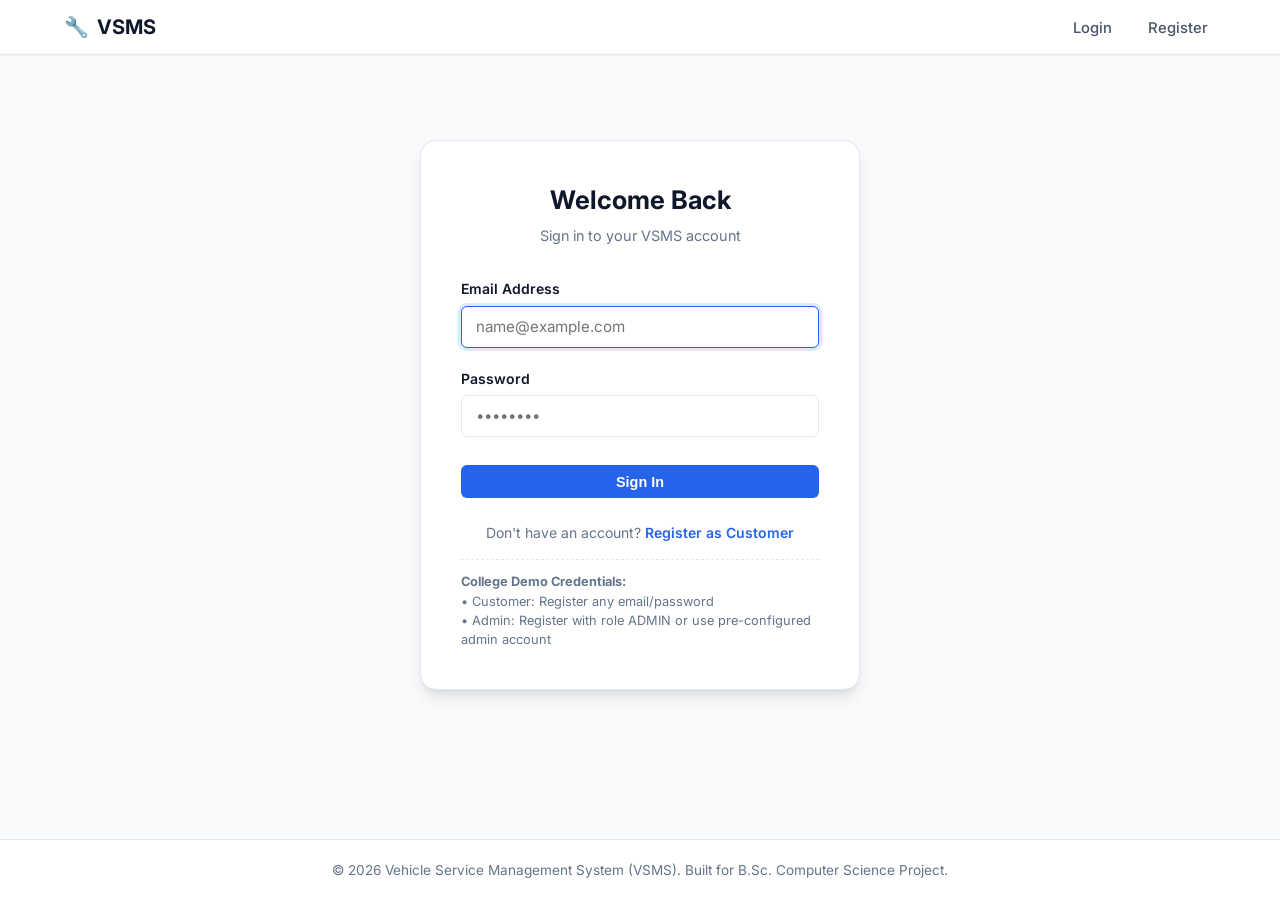
<file: frontend/index.html>
<!DOCTYPE html>
<html lang="en">
<head>
    <meta charset="UTF-8">
    <meta name="viewport" content="width=device-width, initial-scale=1.0">
    <title>Login - Vehicle Service Management System</title>
    <meta name="description" content="Sign in to your Vehicle Service Management System account to manage bookings, vehicles, and service records.">
    <link rel="stylesheet" href="css/style.css">
</head>
<body>
    <header class="navbar" id="navbar"></header>

    <main class="auth-wrapper">
        <div class="auth-card">
            <div class="auth-header">
                <h1>Welcome Back</h1>
                <p>Sign in to your VSMS account</p>
            </div>

            <div id="alertArea"></div>

            <form id="loginForm">
                <div class="form-group">
                    <label for="email" class="form-label">Email Address</label>
                    <input type="email" id="email" class="form-control" placeholder="name@example.com" required autofocus>
                </div>

                <div class="form-group">
                    <label for="password" class="form-label">Password</label>
                    <input type="password" id="password" class="form-control" placeholder="••••••••" required>
                </div>

                <button type="submit" class="btn btn-primary" style="width: 100%; margin-top: 0.5rem;">Sign In</button>
            </form>

            <div class="auth-footer">
                <p>Don't have an account? <a href="register.html">Register as Customer</a></p>
                <div style="margin-top: 1rem; padding-top: 0.75rem; border-top: 1px dashed var(--border); font-size: 0.8rem; color: var(--text-muted); text-align: left;">
                    <strong>College Demo Credentials:</strong><br>
                    • Customer: Register any email/password<br>
                    • Admin: Register with role ADMIN or use pre-configured admin account
                </div>
            </div>
        </div>
    </main>

    <footer class="footer">
        <p>&copy; 2026 Vehicle Service Management System (VSMS). Built for B.Sc. Computer Science Project.</p>
    </footer>

    <script src="js/api.js"></script>
    <script src="js/auth.js"></script>
    <script>
        // Redirect if already logged in
        document.addEventListener("DOMContentLoaded", () => {
            renderNavbar();
            const user = getLoggedInUser();
            if (user) {
                if (user.role === "ADMIN") {
                    window.location.href = "admin-dashboard.html";
                } else {
                    window.location.href = "customer-dashboard.html";
                }
            }
        });
    </script>
</body>
</html>
</file>
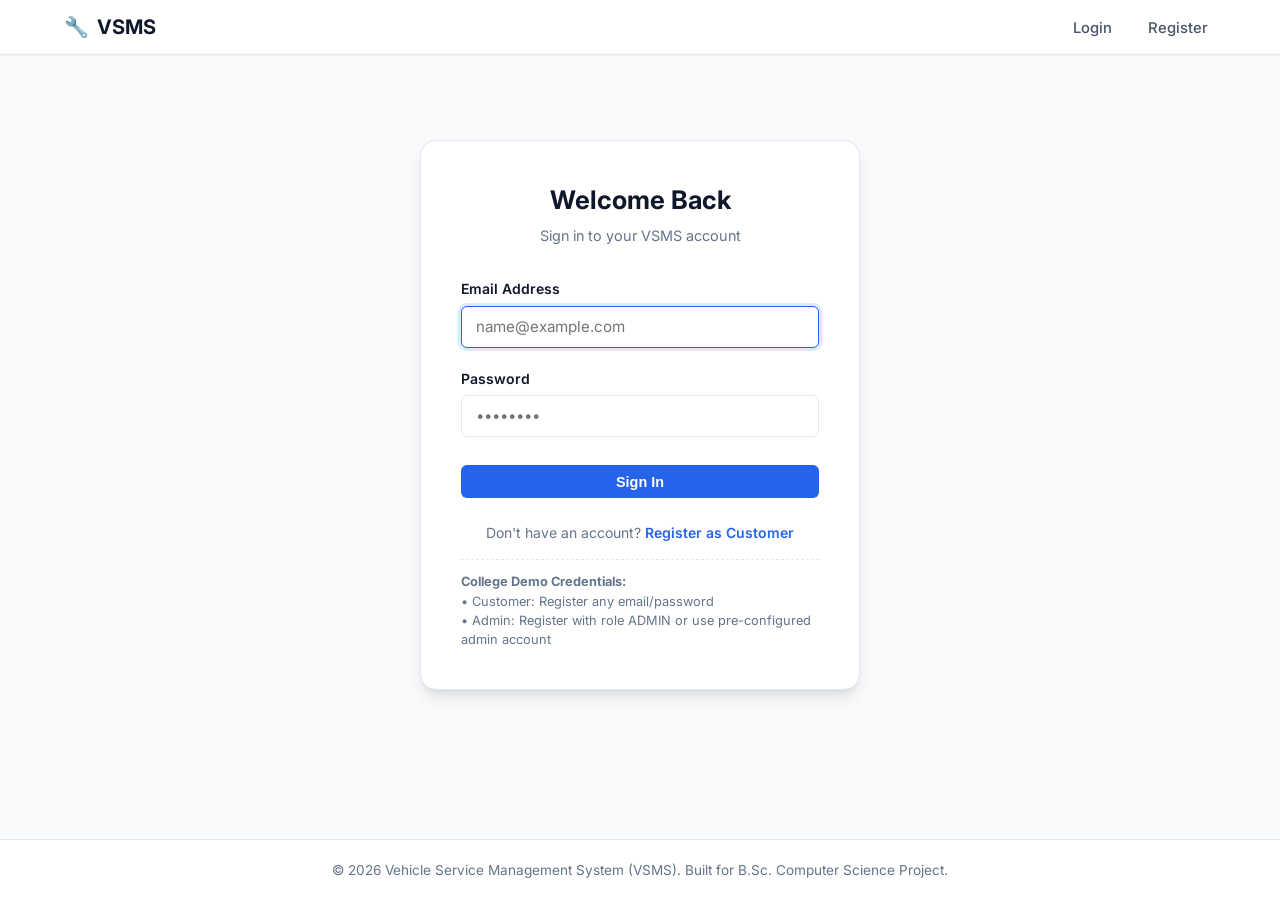
<file: frontend/add-vehicle.html>
<!DOCTYPE html>
<html lang="en">
<head>
    <meta charset="UTF-8">
    <meta name="viewport" content="width=device-width, initial-scale=1.0">
    <title>Add Vehicle - VSMS</title>
    <meta name="description" content="Register a new customer vehicle in the system.">
    <link rel="stylesheet" href="css/style.css">
</head>
<body>
    <header class="navbar" id="navbar"></header>

    <main class="container" style="max-width: 650px;">
        <div class="page-header">
            <div>
                <h1 class="page-title">Register Vehicle 🚘</h1>
                <p class="page-subtitle">Enter details to add this vehicle to your service account.</p>
            </div>
            <a href="vehicles.html" class="btn btn-secondary">← Back to Vehicles</a>
        </div>

        <div id="alertArea"></div>

        <div class="card">
            <form id="addVehicleForm">
                <div class="form-group">
                    <label for="vehicleNumber" class="form-label">Vehicle Registration Number *</label>
                    <input type="text" id="vehicleNumber" class="form-control" placeholder="e.g. MH12AB1234 or DL03XY9876" required autofocus style="text-transform: uppercase;">
                    <small style="color: var(--text-muted); font-size: 0.8rem;">Unique registration plate number.</small>
                </div>

                <div class="form-row">
                    <div class="form-group">
                        <label for="vehicleType" class="form-label">Vehicle Type *</label>
                        <select id="vehicleType" class="form-control" required>
                            <option value="Car" selected>Car</option>
                            <option value="Bike">Bike / Motorcycle</option>
                            <option value="Scooter">Scooter</option>
                            <option value="SUV">SUV</option>
                            <option value="Other">Other</option>
                        </select>
                    </div>

                    <div class="form-group">
                        <label for="fuelType" class="form-label">Fuel Type *</label>
                        <select id="fuelType" class="form-control" required>
                            <option value="Petrol" selected>Petrol</option>
                            <option value="Diesel">Diesel</option>
                            <option value="Electric">Electric (EV)</option>
                            <option value="CNG">CNG</option>
                            <option value="Hybrid">Hybrid</option>
                        </select>
                    </div>
                </div>

                <div class="form-row">
                    <div class="form-group">
                        <label for="brand" class="form-label">Brand / Manufacturer *</label>
                        <input type="text" id="brand" class="form-control" placeholder="e.g. Honda, Hyundai, Maruti" required>
                    </div>

                    <div class="form-group">
                        <label for="model" class="form-label">Model Name *</label>
                        <input type="text" id="model" class="form-control" placeholder="e.g. Civic, City, i20, Swift" required>
                    </div>
                </div>

                <div class="form-group">
                    <label for="manufacturingYear" class="form-label">Manufacturing Year</label>
                    <input type="number" id="manufacturingYear" class="form-control" placeholder="e.g. 2021" min="1980" max="2027" value="2022">
                </div>

                <button type="submit" class="btn btn-primary" style="width: 100%; margin-top: 1rem;">Register Vehicle</button>
            </form>
        </div>
    </main>

    <footer class="footer">
        <p>&copy; 2026 Vehicle Service Management System (VSMS). Built for B.Sc. Computer Science Project.</p>
    </footer>

    <script src="js/api.js"></script>
    <script src="js/vehicles.js"></script>
</body>
</html>
</file>
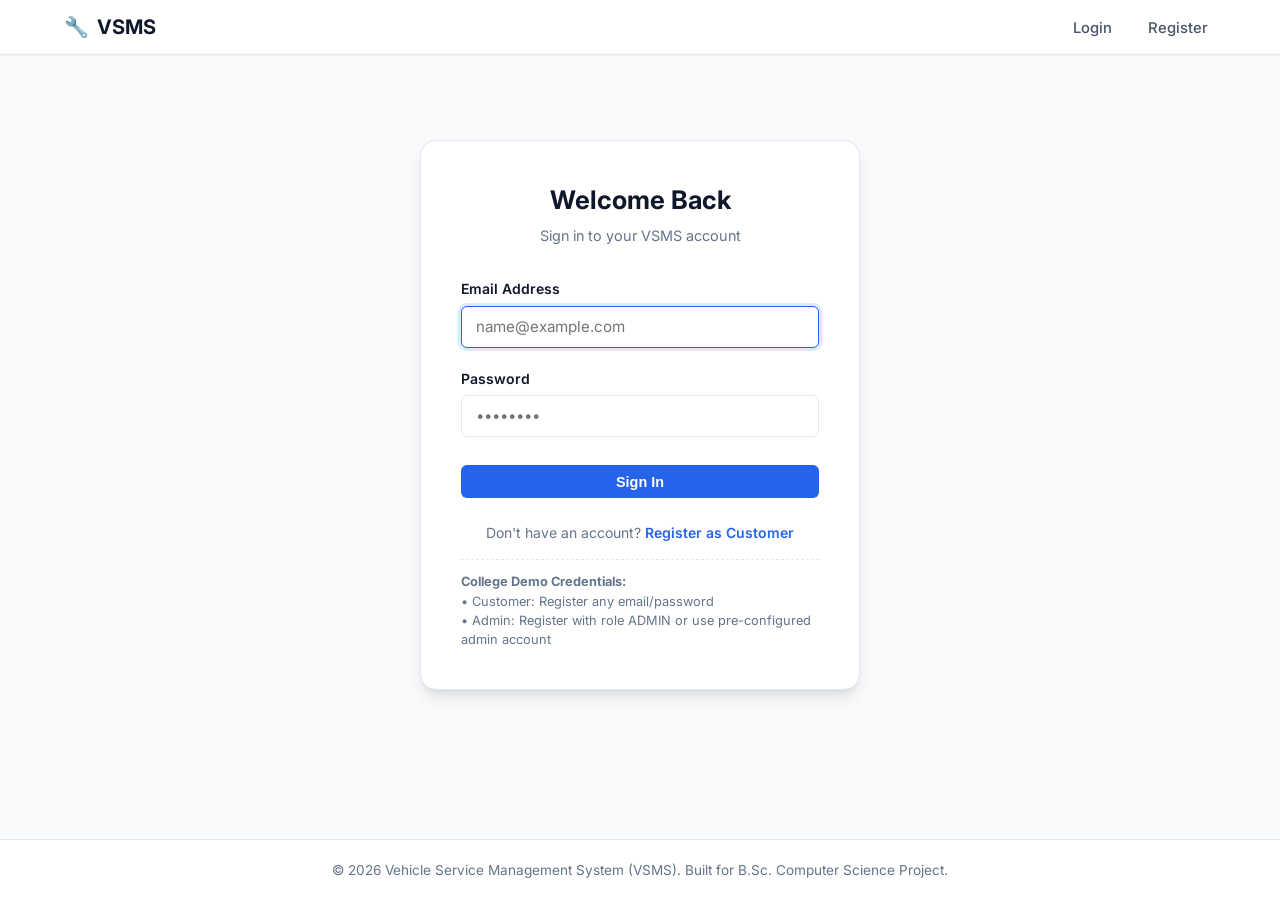
<file: frontend/admin-dashboard.html>
<!DOCTYPE html>
<html lang="en">
<head>
    <meta charset="UTF-8">
    <meta name="viewport" content="width=device-width, initial-scale=1.0">
    <title>Admin Dashboard - VSMS</title>
    <meta name="description" content="Admin dashboard for workshop management, service request status, mechanics, and billing.">
    <link rel="stylesheet" href="css/style.css">
</head>
<body>
    <header class="navbar" id="navbar"></header>

    <main class="container" id="adminDashboardSection">
        <div class="page-header">
            <div>
                <h1 class="page-title">Service Center Overview 📊</h1>
                <p class="page-subtitle">Real-time workshop activity, bookings, and mechanic assignments.</p>
            </div>
            <div class="btn-group">
                <a href="mechanics.html" class="btn btn-secondary">👨‍🔧 Mechanics</a>
                <a href="bills.html" class="btn btn-secondary">🧾 Invoices</a>
                <a href="service-requests.html" class="btn btn-primary">🛠️ Manage Requests</a>
            </div>
        </div>

        <div id="alertArea"></div>

        <!-- 7 Key Metric Cards -->
        <div class="stats-grid" style="grid-template-columns: repeat(auto-fit, minmax(180px, 1fr));">
            <div class="stat-card">
                <div class="stat-icon blue">👥</div>
                <div class="stat-info">
                    <h3>Customers</h3>
                    <div class="stat-value" id="statCustomers">0</div>
                </div>
            </div>

            <div class="stat-card">
                <div class="stat-icon cyan">🚘</div>
                <div class="stat-info">
                    <h3>Vehicles</h3>
                    <div class="stat-value" id="statVehicles">0</div>
                </div>
            </div>

            <div class="stat-card">
                <div class="stat-icon blue">📋</div>
                <div class="stat-info">
                    <h3>Total Requests</h3>
                    <div class="stat-value" id="statRequests">0</div>
                </div>
            </div>

            <div class="stat-card">
                <div class="stat-icon orange">⏳</div>
                <div class="stat-info">
                    <h3>Pending</h3>
                    <div class="stat-value" id="statPending">0</div>
                </div>
            </div>

            <div class="stat-card">
                <div class="stat-icon orange">🔧</div>
                <div class="stat-info">
                    <h3>In Progress</h3>
                    <div class="stat-value" id="statInProgress">0</div>
                </div>
            </div>

            <div class="stat-card">
                <div class="stat-icon green">✅</div>
                <div class="stat-info">
                    <h3>Completed</h3>
                    <div class="stat-value" id="statCompleted">0</div>
                </div>
            </div>

            <div class="stat-card">
                <div class="stat-icon green">💵</div>
                <div class="stat-info">
                    <h3>Total Bills</h3>
                    <div class="stat-value" id="statBills">0</div>
                </div>
            </div>
        </div>

        <!-- Quick Navigation Shortcuts -->
        <div style="display: grid; grid-template-columns: repeat(auto-fit, minmax(220px, 1fr)); gap: 1rem; margin-bottom: 2rem;">
            <a href="vehicles.html" class="card" style="text-decoration: none; color: inherit; display: flex; align-items: center; gap: 1rem;">
                <span style="font-size: 2rem;">🚗</span>
                <div>
                    <h3 style="font-size: 1rem; font-weight: 700; color: var(--dark);">Vehicle Inventory</h3>
                    <p style="font-size: 0.8rem; color: var(--text-muted);">View all registered vehicles</p>
                </div>
            </a>
            <a href="service-requests.html" class="card" style="text-decoration: none; color: inherit; display: flex; align-items: center; gap: 1rem;">
                <span style="font-size: 2rem;">📋</span>
                <div>
                    <h3 style="font-size: 1rem; font-weight: 700; color: var(--dark);">Service Requests</h3>
                    <p style="font-size: 0.8rem; color: var(--text-muted);">Assign staff and change status</p>
                </div>
            </a>
            <a href="mechanics.html" class="card" style="text-decoration: none; color: inherit; display: flex; align-items: center; gap: 1rem;">
                <span style="font-size: 2rem;">👨‍🔧</span>
                <div>
                    <h3 style="font-size: 1rem; font-weight: 700; color: var(--dark);">Mechanic Staff</h3>
                    <p style="font-size: 0.8rem; color: var(--text-muted);">Manage availability and tasks</p>
                </div>
            </a>
            <a href="bills.html" class="card" style="text-decoration: none; color: inherit; display: flex; align-items: center; gap: 1rem;">
                <span style="font-size: 2rem;">🧾</span>
                <div>
                    <h3 style="font-size: 1rem; font-weight: 700; color: var(--dark);">Billing & Revenue</h3>
                    <p style="font-size: 0.8rem; color: var(--text-muted);">Issue invoices and mark paid</p>
                </div>
            </a>
        </div>

        <!-- Recent Requests Section -->
        <div class="card">
            <div style="display: flex; justify-content: space-between; align-items: center; margin-bottom: 1.25rem;">
                <h2 style="font-size: 1.25rem; font-weight: 700;">Recent Service Bookings</h2>
                <a href="service-requests.html" class="btn btn-sm btn-secondary">View All Requests</a>
            </div>

            <div class="table-responsive">
                <table class="table">
                    <thead>
                        <tr>
                            <th>Service ID</th>
                            <th>Customer</th>
                            <th>Vehicle No.</th>
                            <th>Service Type</th>
                            <th>Status</th>
                            <th>Action</th>
                        </tr>
                    </thead>
                    <tbody id="recentRequestsTable">
                        <tr><td colspan="6" style="text-align:center;padding:2rem;">Loading recent activity...</td></tr>
                    </tbody>
                </table>
            </div>
        </div>
    </main>

    <footer class="footer">
        <p>&copy; 2026 Vehicle Service Management System (VSMS). Built for B.Sc. Computer Science Project.</p>
    </footer>

    <script src="js/api.js"></script>
    <script src="js/dashboard.js"></script>
</body>
</html>
</file>
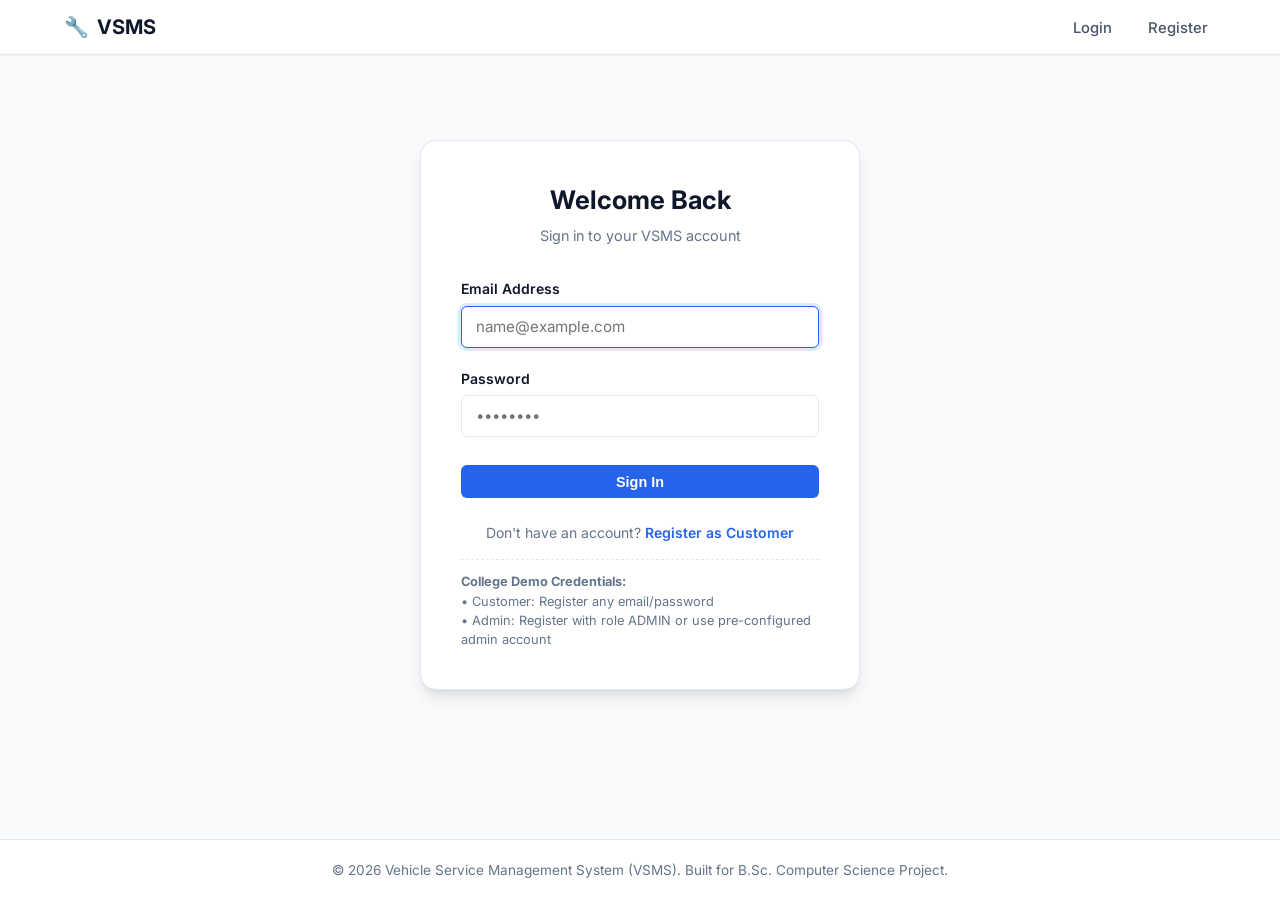
<file: frontend/bills.html>
<!DOCTYPE html>
<html lang="en">
<head>
    <meta charset="UTF-8">
    <meta name="viewport" content="width=device-width, initial-scale=1.0">
    <title>Bills & Invoices - VSMS</title>
    <meta name="description" content="View, generate, and manage service bills and payment invoices.">
    <link rel="stylesheet" href="css/style.css">
</head>
<body>
    <header class="navbar" id="navbar"></header>

    <main class="container">
        <div class="page-header">
            <div>
                <h1 class="page-title">Billing & Invoices 🧾</h1>
                <p class="page-subtitle">Track service invoices, charges, and payment statuses.</p>
            </div>
            <div id="adminBillBtnArea">
                <button class="btn btn-primary" onclick="openCreateBillModal()">+ Create Bill</button>
            </div>
        </div>

        <div id="alertArea"></div>

        <div class="card" style="padding: 0; overflow: hidden;">
            <div class="table-responsive">
                <table class="table" id="billsTable">
                    <thead>
                        <tr>
                            <th>Bill ID</th>
                            <th>Service ID</th>
                            <!-- Customer injected if Admin -->
                            <th>Vehicle No.</th>
                            <th>Total Amount</th>
                            <th>Bill Date</th>
                            <th>Payment</th>
                            <th>Actions</th>
                        </tr>
                    </thead>
                    <tbody>
                        <tr><td colspan="8" style="text-align:center;padding:2rem;">Loading invoices...</td></tr>
                    </tbody>
                </table>
            </div>
        </div>
    </main>

    <!-- Create Bill Modal (Admin) -->
    <div class="modal-overlay" id="billModal">
        <div class="modal-box">
            <div class="modal-header">
                <h2>Generate Service Bill</h2>
                <button class="modal-close" onclick="closeBillModal()">✕</button>
            </div>

            <div id="modalAlertArea"></div>

            <form id="createBillForm">
                <div class="form-group">
                    <label for="billServiceId" class="form-label">Service Request ID (e.g. SRV-0001)</label>
                    <input type="text" id="billServiceId" class="form-control" placeholder="SRV-0001">
                    <small style="color: var(--text-muted); font-size: 0.8rem;">Auto-fills customer & vehicle details if linked to a service booking.</small>
                </div>

                <div class="form-row">
                    <div class="form-group">
                        <label for="billCustomerId" class="form-label">Customer ID (optional)</label>
                        <input type="text" id="billCustomerId" class="form-control" placeholder="User ID">
                    </div>

                    <div class="form-group">
                        <label for="billVehicleId" class="form-label">Vehicle ID (optional)</label>
                        <input type="text" id="billVehicleId" class="form-control" placeholder="Vehicle ID">
                    </div>
                </div>

                <div class="form-row">
                    <div class="form-group">
                        <label for="serviceCharges" class="form-label">Service / Labor Charges (₹)</label>
                        <input type="number" step="0.01" min="0" id="serviceCharges" class="form-control" value="0.00">
                    </div>

                    <div class="form-group">
                        <label for="partsCharges" class="form-label">Spare Parts Charges (₹)</label>
                        <input type="number" step="0.01" min="0" id="partsCharges" class="form-control" value="0.00">
                    </div>
                </div>

                <div class="form-row">
                    <div class="form-group">
                        <label for="otherCharges" class="form-label">Taxes / Other Charges (₹)</label>
                        <input type="number" step="0.01" min="0" id="otherCharges" class="form-control" value="0.00">
                    </div>

                    <div class="form-group">
                        <label for="paymentStatus" class="form-label">Payment Status</label>
                        <select id="paymentStatus" class="form-control">
                            <option value="Pending" selected>Pending</option>
                            <option value="Paid">Paid</option>
                        </select>
                    </div>
                </div>

                <div style="background: #f8fafc; padding: 1rem; border-radius: var(--radius-sm); margin-top: 1rem; display: flex; justify-content: space-between; align-items: center;">
                    <span style="font-weight: 600; font-size: 1rem;">Calculated Total:</span>
                    <strong style="font-size: 1.35rem; color: var(--primary);" id="calculatedTotal">₹0.00</strong>
                </div>

                <div style="display: flex; justify-content: flex-end; gap: 0.75rem; margin-top: 1.5rem;">
                    <button type="button" class="btn btn-secondary" onclick="closeBillModal()">Cancel</button>
                    <button type="submit" class="btn btn-primary">Save Invoice</button>
                </div>
            </form>
        </div>
    </div>

    <!-- Invoice View / Print Modal -->
    <div class="modal-overlay" id="invoiceModal">
        <div class="modal-box" style="max-width: 600px;">
            <div class="modal-header">
                <h2>Tax Invoice & Receipt</h2>
                <button class="modal-close" onclick="closeInvoiceModal()">✕</button>
            </div>

            <div style="border: 1px solid var(--border); padding: 1.5rem; border-radius: var(--radius); background: white;">
                <div style="display: flex; justify-content: space-between; margin-bottom: 1.5rem; border-bottom: 2px solid var(--primary); padding-bottom: 1rem;">
                    <div>
                        <h3 style="color: var(--primary); font-size: 1.3rem;">VSMS Auto Care</h3>
                        <p style="font-size: 0.8rem; color: var(--text-muted);">College Campus Workshop, City Road<br>Phone: +91 98765 43210</p>
                    </div>
                    <div style="text-align: right;">
                        <h4 id="invBillId" style="font-size: 1.1rem; color: var(--dark);">-</h4>
                        <p id="invDate" style="font-size: 0.85rem; color: var(--text-muted);">-</p>
                        <div id="invStatus" style="margin-top: 0.35rem;"></div>
                    </div>
                </div>

                <div style="display: grid; grid-template-columns: 1fr 1fr; gap: 1rem; margin-bottom: 1.5rem; font-size: 0.9rem;">
                    <div>
                        <strong style="color: var(--text-muted);">Customer:</strong>
                        <p id="invCustomer" style="font-weight: 600;">-</p>
                    </div>
                    <div>
                        <strong style="color: var(--text-muted);">Vehicle Reg:</strong>
                        <p id="invVehicle" style="font-weight: 600;">-</p>
                    </div>
                    <div>
                        <strong style="color: var(--text-muted);">Service Reference:</strong>
                        <p id="invServiceId" style="font-weight: 600;">-</p>
                    </div>
                </div>

                <table style="width: 100%; border-collapse: collapse; margin-bottom: 1.5rem; font-size: 0.9rem;">
                    <thead>
                        <tr style="background: #f8fafc; border-bottom: 1px solid var(--border);">
                            <th style="padding: 0.5rem; text-align: left;">Item Description</th>
                            <th style="padding: 0.5rem; text-align: right;">Amount</th>
                        </tr>
                    </thead>
                    <tbody>
                        <tr>
                            <td style="padding: 0.6rem 0.5rem; border-bottom: 1px solid var(--border);">Labor & Service Charges</td>
                            <td style="padding: 0.6rem 0.5rem; text-align: right; border-bottom: 1px solid var(--border);" id="invServiceCharges">₹0.00</td>
                        </tr>
                        <tr>
                            <td style="padding: 0.6rem 0.5rem; border-bottom: 1px solid var(--border);">Replacement Parts & Consumables</td>
                            <td style="padding: 0.6rem 0.5rem; text-align: right; border-bottom: 1px solid var(--border);" id="invPartsCharges">₹0.00</td>
                        </tr>
                        <tr>
                            <td style="padding: 0.6rem 0.5rem; border-bottom: 1px solid var(--border);">Taxes / Additional Fees</td>
                            <td style="padding: 0.6rem 0.5rem; text-align: right; border-bottom: 1px solid var(--border);" id="invOtherCharges">₹0.00</td>
                        </tr>
                        <tr style="font-weight: 700; font-size: 1.1rem; background: #eff6ff;">
                            <td style="padding: 0.75rem 0.5rem; color: var(--primary);">Grand Total:</td>
                            <td style="padding: 0.75rem 0.5rem; text-align: right; color: var(--primary);" id="invTotal">₹0.00</td>
                        </tr>
                    </tbody>
                </table>

                <div style="text-align: center; font-size: 0.8rem; color: var(--text-muted); margin-top: 1rem;">
                    Thank you for choosing VSMS Auto Care. Keep your invoice for warranty reference.
                </div>
            </div>

            <div style="display: flex; justify-content: flex-end; gap: 0.75rem; margin-top: 1.5rem;">
                <button type="button" class="btn btn-secondary" onclick="closeInvoiceModal()">Close</button>
                <button type="button" class="btn btn-primary" onclick="window.print()">🖨️ Print Invoice</button>
            </div>
        </div>
    </div>

    <footer class="footer">
        <p>&copy; 2026 Vehicle Service Management System (VSMS). Built for B.Sc. Computer Science Project.</p>
    </footer>

    <script src="js/api.js"></script>
    <script src="js/bills.js"></script>
    <script>
        document.addEventListener("DOMContentLoaded", () => {
            const user = getLoggedInUser();
            const btnArea = document.getElementById("adminBillBtnArea");
            if (user && user.role !== "ADMIN" && btnArea) {
                btnArea.style.display = "none";
            }
        });
    </script>
</body>
</html>
</file>
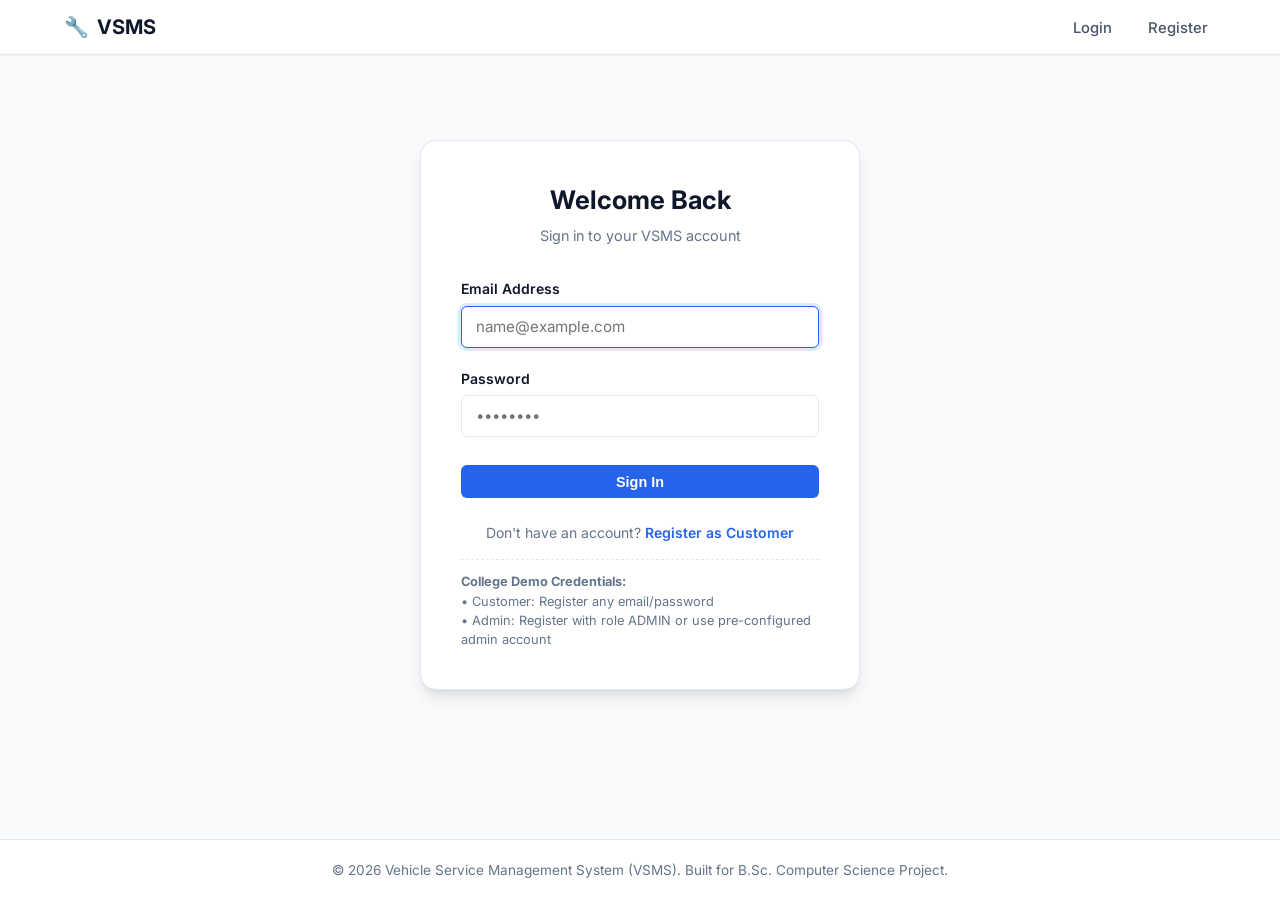
<file: frontend/customer-dashboard.html>
<!DOCTYPE html>
<html lang="en">
<head>
    <meta charset="UTF-8">
    <meta name="viewport" content="width=device-width, initial-scale=1.0">
    <title>Customer Dashboard - VSMS</title>
    <meta name="description" content="Customer dashboard to track vehicle services, registered vehicles, and billing details.">
    <link rel="stylesheet" href="css/style.css">
</head>
<body>
    <header class="navbar" id="navbar"></header>

    <main class="container" id="customerDashboardSection">
        <div class="page-header">
            <div>
                <h1 class="page-title">Welcome, <span id="welcomeName">Customer</span>! 👋</h1>
                <p class="page-subtitle">Manage your registered vehicles and track live service maintenance.</p>
            </div>
            <div class="btn-group">
                <a href="add-vehicle.html" class="btn btn-secondary">+ Add Vehicle</a>
                <a href="service-booking.html" class="btn btn-primary">📅 Book Service</a>
            </div>
        </div>

        <div id="alertArea"></div>

        <!-- Metric Stat Cards -->
        <div class="stats-grid">
            <div class="stat-card">
                <div class="stat-icon blue">🚗</div>
                <div class="stat-info">
                    <h3>My Vehicles</h3>
                    <div class="stat-value" id="statCustomerVehicles">0</div>
                </div>
            </div>

            <div class="stat-card">
                <div class="stat-icon orange">⏳</div>
                <div class="stat-info">
                    <h3>Active Services</h3>
                    <div class="stat-value" id="statActiveServices">0</div>
                </div>
            </div>

            <div class="stat-card">
                <div class="stat-icon green">✅</div>
                <div class="stat-info">
                    <h3>Completed Services</h3>
                    <div class="stat-value" id="statCompletedServices">0</div>
                </div>
            </div>

            <div class="stat-card">
                <div class="stat-icon cyan">🧾</div>
                <div class="stat-info">
                    <h3>Total Invoices</h3>
                    <div class="stat-value" id="statCustomerBills">0</div>
                </div>
            </div>
        </div>

        <!-- Quick Actions & Recent Bookings -->
        <div class="card" style="margin-bottom: 2rem;">
            <div style="display: flex; justify-content: space-between; align-items: center; margin-bottom: 1.25rem;">
                <h2 style="font-size: 1.25rem; font-weight: 700;">My Recent Service Bookings</h2>
                <a href="service-requests.html" class="btn btn-sm btn-secondary">View All</a>
            </div>

            <div class="table-responsive">
                <table class="table">
                    <thead>
                        <tr>
                            <th>Service ID</th>
                            <th>Vehicle</th>
                            <th>Service Type</th>
                            <th>Preferred Date</th>
                            <th>Status</th>
                            <th>Action</th>
                        </tr>
                    </thead>
                    <tbody id="customerRequestsTable">
                        <tr><td colspan="6" style="text-align:center;padding:2rem;">Loading bookings...</td></tr>
                    </tbody>
                </table>
            </div>
        </div>
    </main>

    <footer class="footer">
        <p>&copy; 2026 Vehicle Service Management System (VSMS). Built for B.Sc. Computer Science Project.</p>
    </footer>

    <script src="js/api.js"></script>
    <script src="js/dashboard.js"></script>
</body>
</html>
</file>
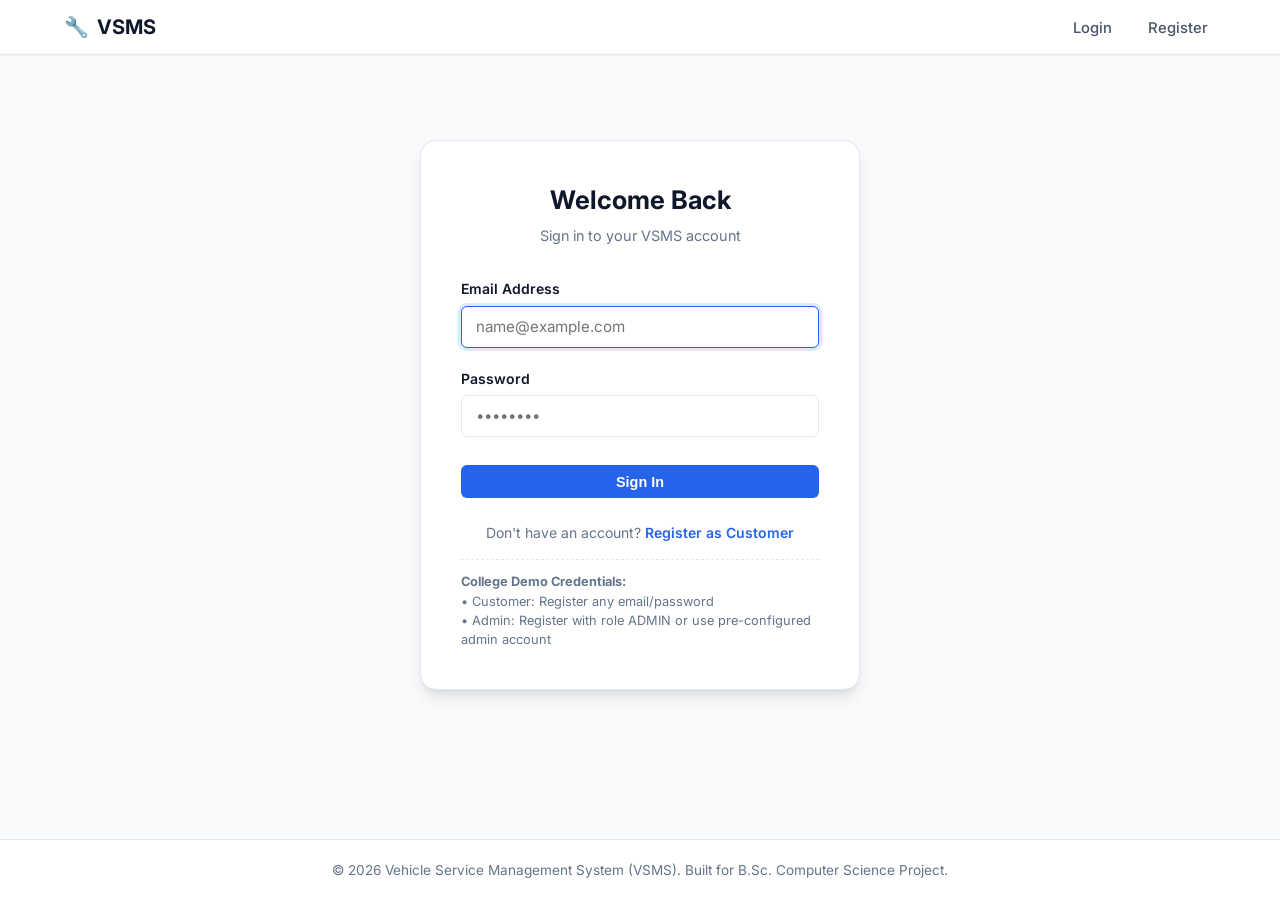
<file: frontend/mechanics.html>
<!DOCTYPE html>
<html lang="en">
<head>
    <meta charset="UTF-8">
    <meta name="viewport" content="width=device-width, initial-scale=1.0">
    <title>Mechanics - VSMS</title>
    <meta name="description" content="Manage service mechanics, specialization, and availability status.">
    <link rel="stylesheet" href="css/style.css">
</head>
<body>
    <header class="navbar" id="navbar"></header>

    <main class="container">
        <div class="page-header">
            <div>
                <h1 class="page-title">Mechanic Staff 👨‍🔧</h1>
                <p class="page-subtitle">Manage service engineers, specializations, and availability roster.</p>
            </div>
            <button class="btn btn-primary" onclick="openAddModal()">+ Add Mechanic</button>
        </div>

        <div id="alertArea"></div>

        <div class="card" style="padding: 0; overflow: hidden;">
            <div class="table-responsive">
                <table class="table" id="mechanicsTable">
                    <thead>
                        <tr>
                            <th>Staff ID</th>
                            <th>Name</th>
                            <th>Contact</th>
                            <th>Specialization</th>
                            <th>Availability</th>
                            <th>Actions</th>
                        </tr>
                    </thead>
                    <tbody>
                        <tr><td colspan="6" style="text-align:center;padding:2rem;">Loading mechanics...</td></tr>
                    </tbody>
                </table>
            </div>
        </div>
    </main>

    <!-- Add/Edit Mechanic Modal -->
    <div class="modal-overlay" id="mechanicModal">
        <div class="modal-box">
            <div class="modal-header">
                <h2 id="mechanicModalTitle">Add New Mechanic</h2>
                <button class="modal-close" onclick="closeModal()">✕</button>
            </div>

            <div id="modalAlertArea"></div>

            <form id="mechanicForm">
                <div class="form-group">
                    <label for="mName" class="form-label">Full Name *</label>
                    <input type="text" id="mName" class="form-control" placeholder="e.g. Ramesh Sharma" required>
                </div>

                <div class="form-group">
                    <label for="mPhone" class="form-label">Phone Number</label>
                    <input type="tel" id="mPhone" class="form-control" placeholder="e.g. 9812345678">
                </div>

                <div class="form-row">
                    <div class="form-group">
                        <label for="mSpecialization" class="form-label">Specialization</label>
                        <select id="mSpecialization" class="form-control">
                            <option value="General Mechanical">General Mechanical</option>
                            <option value="Engine & Transmission">Engine & Transmission</option>
                            <option value="Electrical & Battery">Electrical & Battery</option>
                            <option value="Brakes & Suspension">Brakes & Suspension</option>
                            <option value="AC & Cooling">AC & Cooling</option>
                            <option value="Body & Washing">Body & Washing</option>
                        </select>
                    </div>

                    <div class="form-group">
                        <label for="mAvailability" class="form-label">Availability Status</label>
                        <select id="mAvailability" class="form-control">
                            <option value="Available" selected>Available</option>
                            <option value="Busy">Busy</option>
                        </select>
                    </div>
                </div>

                <div style="display: flex; justify-content: flex-end; gap: 0.75rem; margin-top: 1.5rem;">
                    <button type="button" class="btn btn-secondary" onclick="closeModal()">Cancel</button>
                    <button type="submit" class="btn btn-primary">Save Mechanic</button>
                </div>
            </form>
        </div>
    </div>

    <footer class="footer">
        <p>&copy; 2026 Vehicle Service Management System (VSMS). Built for B.Sc. Computer Science Project.</p>
    </footer>

    <script src="js/api.js"></script>
    <script src="js/mechanics.js"></script>
</body>
</html>
</file>
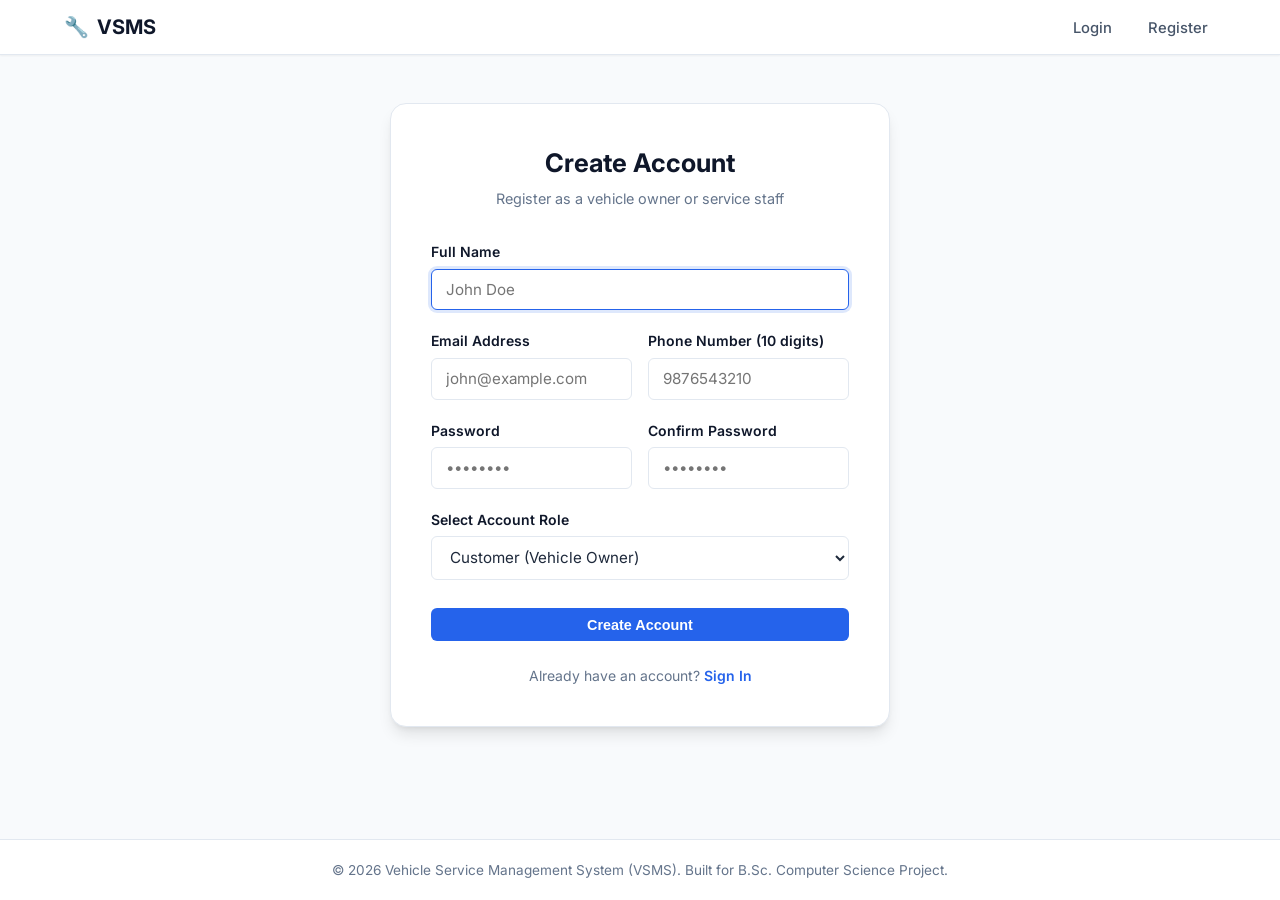
<file: frontend/register.html>
<!DOCTYPE html>
<html lang="en">
<head>
    <meta charset="UTF-8">
    <meta name="viewport" content="width=device-width, initial-scale=1.0">
    <title>Register - Vehicle Service Management System</title>
    <meta name="description" content="Register a new customer account on the Vehicle Service Management System.">
    <link rel="stylesheet" href="css/style.css">
</head>
<body>
    <header class="navbar" id="navbar"></header>

    <main class="auth-wrapper">
        <div class="auth-card" style="max-width: 500px;">
            <div class="auth-header">
                <h1>Create Account</h1>
                <p>Register as a vehicle owner or service staff</p>
            </div>

            <div id="alertArea"></div>

            <form id="registerForm">
                <div class="form-group">
                    <label for="name" class="form-label">Full Name</label>
                    <input type="text" id="name" class="form-control" placeholder="John Doe" required autofocus>
                </div>

                <div class="form-row">
                    <div class="form-group">
                        <label for="email" class="form-label">Email Address</label>
                        <input type="email" id="email" class="form-control" placeholder="john@example.com" required>
                    </div>

                    <div class="form-group">
                        <label for="phone" class="form-label">Phone Number (10 digits)</label>
                        <input type="tel" id="phone" class="form-control" placeholder="9876543210" pattern="[0-9]{10}" required>
                    </div>
                </div>

                <div class="form-row">
                    <div class="form-group">
                        <label for="password" class="form-label">Password</label>
                        <input type="password" id="password" class="form-control" placeholder="••••••••" required minlength="4">
                    </div>

                    <div class="form-group">
                        <label for="confirmPassword" class="form-label">Confirm Password</label>
                        <input type="password" id="confirmPassword" class="form-control" placeholder="••••••••" required minlength="4">
                    </div>
                </div>

                <div class="form-group">
                    <label for="role" class="form-label">Select Account Role</label>
                    <select id="role" class="form-control">
                        <option value="CUSTOMER" selected>Customer (Vehicle Owner)</option>
                        <option value="ADMIN">Admin / Service Staff</option>
                    </select>
                </div>

                <button type="submit" class="btn btn-primary" style="width: 100%; margin-top: 0.5rem;">Create Account</button>
            </form>

            <div class="auth-footer">
                <p>Already have an account? <a href="index.html">Sign In</a></p>
            </div>
        </div>
    </main>

    <footer class="footer">
        <p>&copy; 2026 Vehicle Service Management System (VSMS). Built for B.Sc. Computer Science Project.</p>
    </footer>

    <script src="js/api.js"></script>
    <script src="js/auth.js"></script>
    <script>
        document.addEventListener("DOMContentLoaded", () => {
            renderNavbar();
        });
    </script>
</body>
</html>
</file>
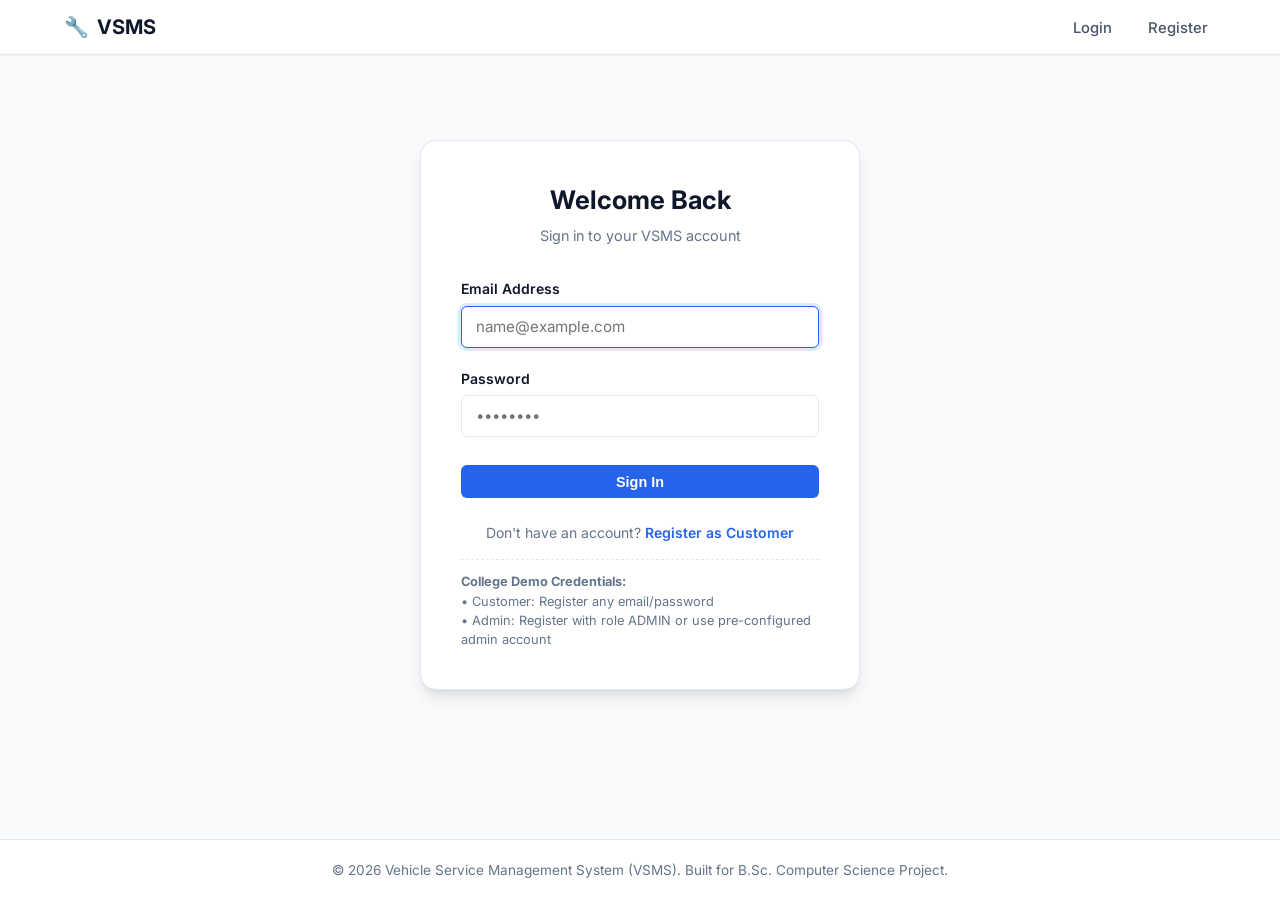
<file: frontend/service-booking.html>
<!DOCTYPE html>
<html lang="en">
<head>
    <meta charset="UTF-8">
    <meta name="viewport" content="width=device-width, initial-scale=1.0">
    <title>Book Service - VSMS</title>
    <meta name="description" content="Book a vehicle maintenance or repair service appointment.">
    <link rel="stylesheet" href="css/style.css">
</head>
<body>
    <header class="navbar" id="navbar"></header>

    <main class="container" style="max-width: 650px;">
        <div class="page-header">
            <div>
                <h1 class="page-title">Book Service Appointment 🔧</h1>
                <p class="page-subtitle">Schedule a service session for your vehicle.</p>
            </div>
            <a href="service-requests.html" class="btn btn-secondary">My Bookings</a>
        </div>

        <div id="alertArea"></div>

        <div class="card">
            <form id="serviceBookingForm">
                <div class="form-group">
                    <label for="vehicleSelect" class="form-label">Select Vehicle *</label>
                    <select id="vehicleSelect" class="form-control" required>
                        <option value="">Loading vehicles...</option>
                    </select>
                </div>

                <div class="form-row">
                    <div class="form-group">
                        <label for="serviceType" class="form-label">Service Type *</label>
                        <select id="serviceType" class="form-control" required>
                            <option value="General Service" selected>General Service</option>
                            <option value="Oil Change">Oil Change & Filter</option>
                            <option value="Brake Service">Brake Inspection & Service</option>
                            <option value="Engine Check">Engine Diagnostics & Tune-up</option>
                            <option value="Battery Check">Battery Check & Replacement</option>
                            <option value="Tyre Service">Tyre Alignment & Balancing</option>
                            <option value="Washing">Water Wash & Detailing</option>
                            <option value="Other">Other Mechanical Repair</option>
                        </select>
                    </div>

                    <div class="form-group">
                        <label for="preferredDate" class="form-label">Preferred Date *</label>
                        <input type="date" id="preferredDate" class="form-control" required>
                    </div>
                </div>

                <div class="form-group">
                    <label for="problemDescription" class="form-label">Describe Problem / Specific Instructions</label>
                    <textarea id="problemDescription" class="form-control" rows="4" placeholder="Mention any unusual sounds, vibrations, warning indicators, or specific maintenance items you want checked..."></textarea>
                </div>

                <button type="submit" class="btn btn-primary" style="width: 100%; margin-top: 1rem;">Book Service Request</button>
            </form>
        </div>
    </main>

    <footer class="footer">
        <p>&copy; 2026 Vehicle Service Management System (VSMS). Built for B.Sc. Computer Science Project.</p>
    </footer>

    <script src="js/api.js"></script>
    <script src="js/service-requests.js"></script>
</body>
</html>
</file>
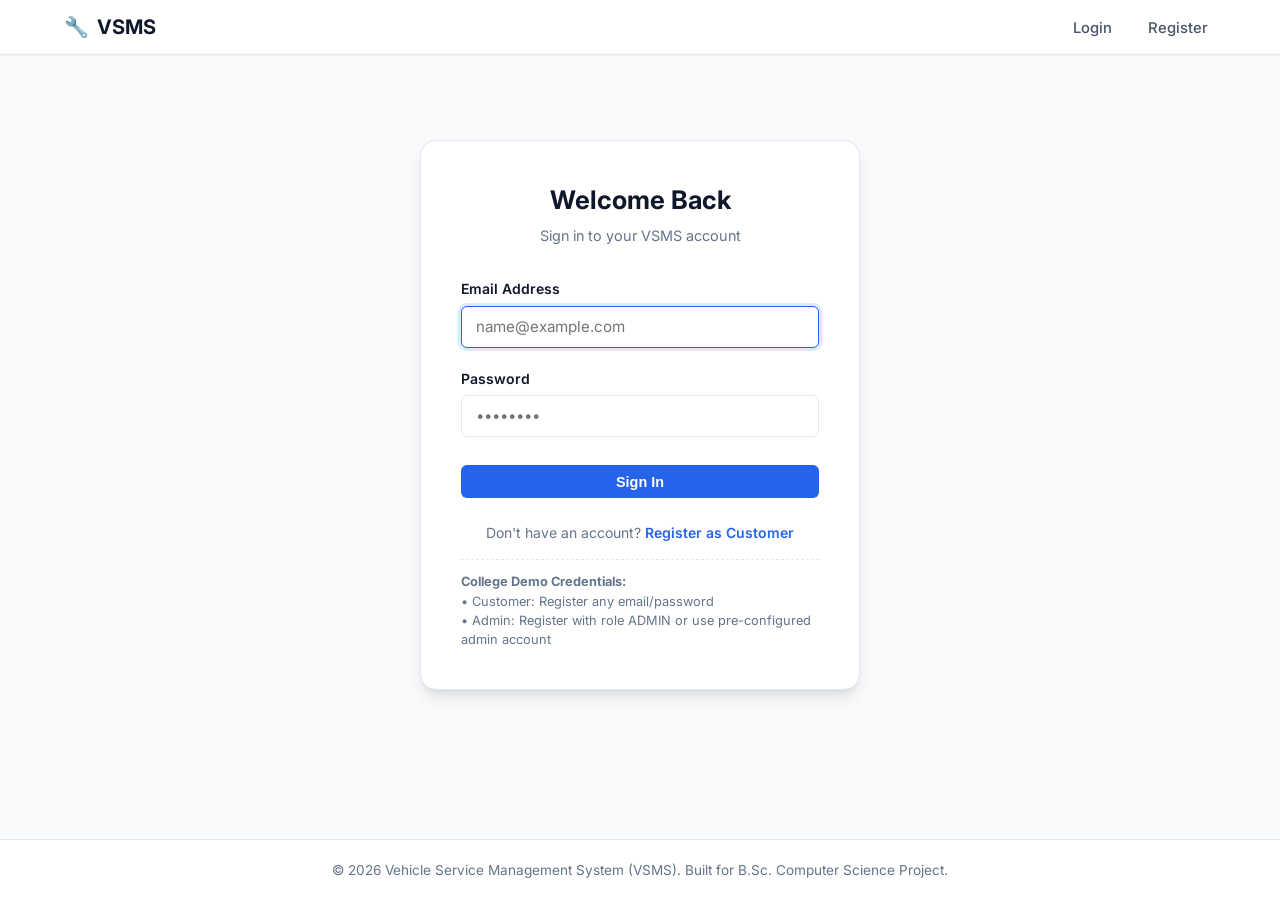
<file: frontend/service-details.html>
<!DOCTYPE html>
<html lang="en">
<head>
    <meta charset="UTF-8">
    <meta name="viewport" content="width=device-width, initial-scale=1.0">
    <title>Service Request Details - VSMS</title>
    <meta name="description" content="Detailed information and status updates for a vehicle service request.">
    <link rel="stylesheet" href="css/style.css">
</head>
<body>
    <header class="navbar" id="navbar"></header>

    <main class="container" id="serviceDetailsContainer" style="max-width: 850px;">
        <div class="page-header">
            <div>
                <h1 class="page-title">Service Details (<span id="detailServiceId">SRV-0000</span>)</h1>
                <p class="page-subtitle">Complete service summary and technician allocation.</p>
            </div>
            <a href="service-requests.html" class="btn btn-secondary">← Back to Requests</a>
        </div>

        <div id="alertArea"></div>

        <!-- Details Grid Card -->
        <div class="card" style="margin-bottom: 1.5rem;">
            <div style="display: flex; justify-content: space-between; align-items: center; border-bottom: 1px solid var(--border); padding-bottom: 1rem; margin-bottom: 1.25rem;">
                <div>
                    <span style="font-size: 0.8rem; text-transform: uppercase; color: var(--text-muted); font-weight: 600;">Status</span>
                    <div id="detailStatus" style="margin-top: 0.25rem;"></div>
                </div>
                <div style="text-align: right;">
                    <span style="font-size: 0.8rem; text-transform: uppercase; color: var(--text-muted); font-weight: 600;">Preferred Date</span>
                    <div id="detailPreferredDate" style="font-weight: 600; font-size: 0.95rem; margin-top: 0.25rem;">-</div>
                </div>
            </div>

            <div style="display: grid; grid-template-columns: repeat(auto-fit, minmax(200px, 1fr)); gap: 1.25rem; margin-bottom: 1.5rem;">
                <div>
                    <span style="font-size: 0.8rem; text-transform: uppercase; color: var(--text-muted); font-weight: 600;">Customer</span>
                    <p id="detailCustomerName" style="font-size: 1rem; font-weight: 600; margin-top: 0.2rem;">-</p>
                </div>
                <div>
                    <span style="font-size: 0.8rem; text-transform: uppercase; color: var(--text-muted); font-weight: 600;">Vehicle Registration</span>
                    <p id="detailVehicleNumber" style="font-size: 1rem; font-weight: 600; margin-top: 0.2rem;">-</p>
                </div>
                <div>
                    <span style="font-size: 0.8rem; text-transform: uppercase; color: var(--text-muted); font-weight: 600;">Service Category</span>
                    <p id="detailServiceType" style="font-size: 1rem; font-weight: 600; margin-top: 0.2rem;">-</p>
                </div>
                <div>
                    <span style="font-size: 0.8rem; text-transform: uppercase; color: var(--text-muted); font-weight: 600;">Assigned Mechanic</span>
                    <p id="detailMechanic" style="font-size: 1rem; font-weight: 600; color: var(--primary); margin-top: 0.2rem;">-</p>
                </div>
            </div>

            <div style="background: #f8fafc; padding: 1rem; border-radius: var(--radius-sm); margin-bottom: 1.25rem;">
                <span style="font-size: 0.8rem; text-transform: uppercase; color: var(--text-muted); font-weight: 600;">Issue Description / Notes</span>
                <p id="detailProblem" style="margin-top: 0.35rem; font-size: 0.95rem;"></p>
            </div>

            <div style="display: flex; gap: 2rem; border-top: 1px solid var(--border); padding-top: 1rem;">
                <div>
                    <span style="font-size: 0.8rem; text-transform: uppercase; color: var(--text-muted); font-weight: 600;">Estimated Cost</span>
                    <p id="detailEstCost" style="font-size: 1.15rem; font-weight: 700; color: var(--dark); margin-top: 0.2rem;">₹0.00</p>
                </div>
                <div>
                    <span style="font-size: 0.8rem; text-transform: uppercase; color: var(--text-muted); font-weight: 600;">Final Cost</span>
                    <p id="detailFinalCost" style="font-size: 1.15rem; font-weight: 700; color: var(--primary); margin-top: 0.2rem;">₹0.00</p>
                </div>
            </div>
        </div>

        <!-- Admin Control Management Box (Visible to Admin only) -->
        <div class="card" id="adminControlsSection" style="display: none; border-top: 4px solid var(--primary);">
            <div style="display: flex; justify-content: space-between; align-items: center; margin-bottom: 1.25rem;">
                <h2 style="font-size: 1.25rem; font-weight: 700;">🛡️ Staff Management Controls</h2>
                <a id="createBillBtn" href="#" class="btn btn-sm btn-success">🧾 Generate Bill</a>
            </div>

            <div class="form-row">
                <div class="form-group">
                    <label for="updateStatusSelect" class="form-label">Service Status</label>
                    <select id="updateStatusSelect" class="form-control">
                        <option value="Requested">Requested</option>
                        <option value="Confirmed">Confirmed</option>
                        <option value="In Service">In Service</option>
                        <option value="Completed">Completed (Auto-creates History)</option>
                        <option value="Cancelled">Cancelled</option>
                    </select>
                </div>

                <div class="form-group">
                    <label for="updateMechanicSelect" class="form-label">Assign Mechanic</label>
                    <select id="updateMechanicSelect" class="form-control">
                        <option value="">Loading mechanics...</option>
                    </select>
                </div>
            </div>

            <div class="form-row">
                <div class="form-group">
                    <label for="updateEstCost" class="form-label">Estimated Cost (₹)</label>
                    <input type="number" step="0.01" min="0" id="updateEstCost" class="form-control">
                </div>

                <div class="form-group">
                    <label for="updateFinalCost" class="form-label">Final Cost (₹)</label>
                    <input type="number" step="0.01" min="0" id="updateFinalCost" class="form-control">
                </div>
            </div>

            <button type="button" id="saveDetailsBtn" class="btn btn-primary" style="margin-top: 0.5rem;">Save Changes</button>
        </div>
    </main>

    <footer class="footer">
        <p>&copy; 2026 Vehicle Service Management System (VSMS). Built for B.Sc. Computer Science Project.</p>
    </footer>

    <script src="js/api.js"></script>
    <script src="js/service-requests.js"></script>
</body>
</html>
</file>
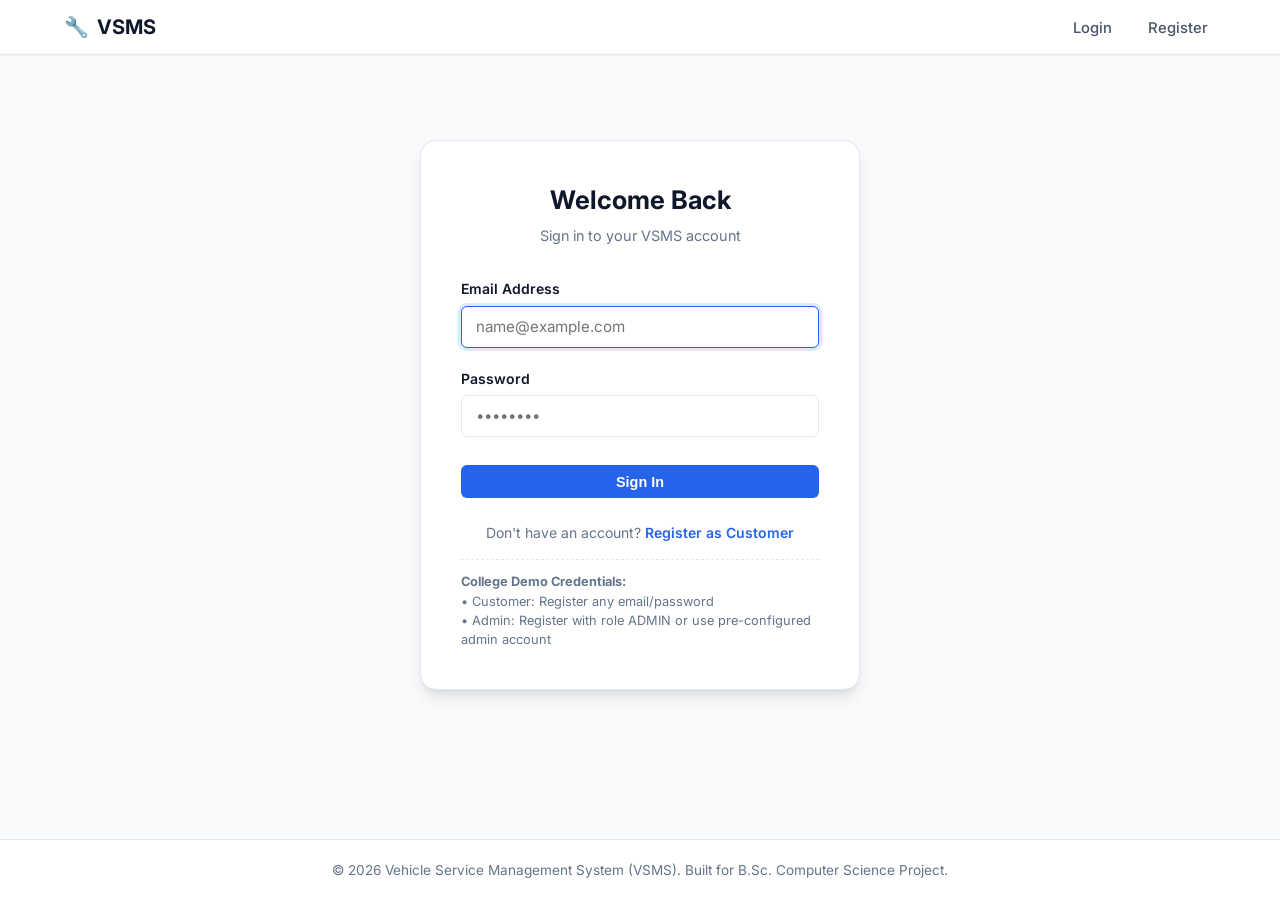
<file: frontend/service-history.html>
<!DOCTYPE html>
<html lang="en">
<head>
    <meta charset="UTF-8">
    <meta name="viewport" content="width=device-width, initial-scale=1.0">
    <title>Service History - VSMS</title>
    <meta name="description" content="View maintenance log and past service history for registered vehicles.">
    <link rel="stylesheet" href="css/style.css">
</head>
<body>
    <header class="navbar" id="navbar"></header>

    <main class="container" style="max-width: 900px;">
        <div class="page-header">
            <div>
                <h1 class="page-title">Vehicle Service History 📖</h1>
                <p class="page-subtitle">Complete chronological maintenance records, parts replaced, and costs.</p>
            </div>
            <a href="vehicles.html" class="btn btn-secondary">← Back to Vehicles</a>
        </div>

        <div id="alertArea"></div>

        <!-- Vehicle Picker Card -->
        <div class="card" style="margin-bottom: 1.5rem;">
            <div class="form-group" style="margin-bottom: 0;">
                <label for="historyVehicleSelect" class="form-label">Select Vehicle to View Log:</label>
                <select id="historyVehicleSelect" class="form-control" style="font-weight: 500;">
                    <option value="">Loading vehicles...</option>
                </select>
            </div>
        </div>

        <!-- History Records Container -->
        <div id="historyListContainer">
            <p style="text-align:center;padding:2rem;color:var(--text-muted);">Please select a vehicle above.</p>
        </div>
    </main>

    <footer class="footer">
        <p>&copy; 2026 Vehicle Service Management System (VSMS). Built for B.Sc. Computer Science Project.</p>
    </footer>

    <script src="js/api.js"></script>
    <script src="js/service-history.js"></script>
</body>
</html>
</file>
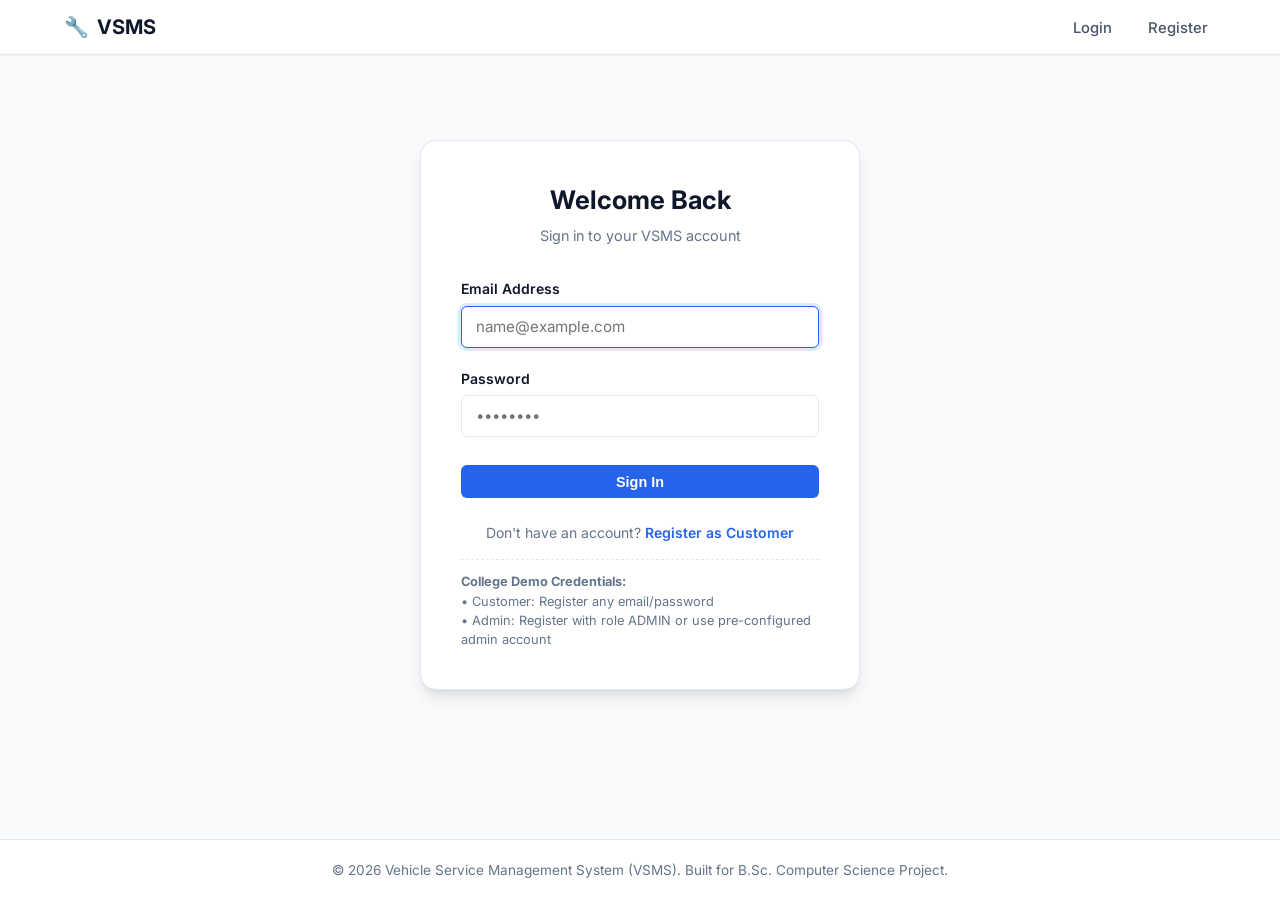
<file: frontend/service-requests.html>
<!DOCTYPE html>
<html lang="en">
<head>
    <meta charset="UTF-8">
    <meta name="viewport" content="width=device-width, initial-scale=1.0">
    <title>Service Requests - VSMS</title>
    <meta name="description" content="View and manage vehicle service requests and status.">
    <link rel="stylesheet" href="css/style.css">
</head>
<body>
    <header class="navbar" id="navbar"></header>

    <main class="container">
        <div class="page-header">
            <div>
                <h1 class="page-title">Service Requests 📋</h1>
                <p class="page-subtitle">Track booking statuses, technician assignments, and progress.</p>
            </div>
            <a href="service-booking.html" class="btn btn-primary">+ Book New Service</a>
        </div>

        <div id="alertArea"></div>

        <!-- Filter & Search Toolbar -->
        <div class="toolbar">
            <div class="search-box">
                <input type="text" id="searchRequestId" class="form-control" placeholder="🔍 Search by Service ID or Vehicle No...">
            </div>

            <div style="display: flex; align-items: center; gap: 0.5rem;">
                <label for="statusFilter" style="font-size: 0.85rem; font-weight: 600; color: var(--secondary);">Filter Status:</label>
                <select id="statusFilter" class="form-control" style="width: auto;">
                    <option value="ALL">All Statuses</option>
                    <option value="Requested">Requested</option>
                    <option value="Confirmed">Confirmed</option>
                    <option value="In Service">In Service</option>
                    <option value="Completed">Completed</option>
                    <option value="Cancelled">Cancelled</option>
                </select>
            </div>
        </div>

        <div class="card" style="padding: 0; overflow: hidden;">
            <div class="table-responsive">
                <table class="table" id="serviceRequestsTable">
                    <thead>
                        <tr>
                            <th>Service ID</th>
                            <!-- Customer column added if Admin -->
                            <th>Vehicle</th>
                            <th>Service Type</th>
                            <th>Date</th>
                            <th>Status</th>
                            <th>Action</th>
                        </tr>
                    </thead>
                    <tbody>
                        <tr><td colspan="7" style="text-align:center;padding:2rem;">Loading service requests...</td></tr>
                    </tbody>
                </table>
            </div>
        </div>
    </main>

    <footer class="footer">
        <p>&copy; 2026 Vehicle Service Management System (VSMS). Built for B.Sc. Computer Science Project.</p>
    </footer>

    <script src="js/api.js"></script>
    <script src="js/service-requests.js"></script>
</body>
</html>
</file>
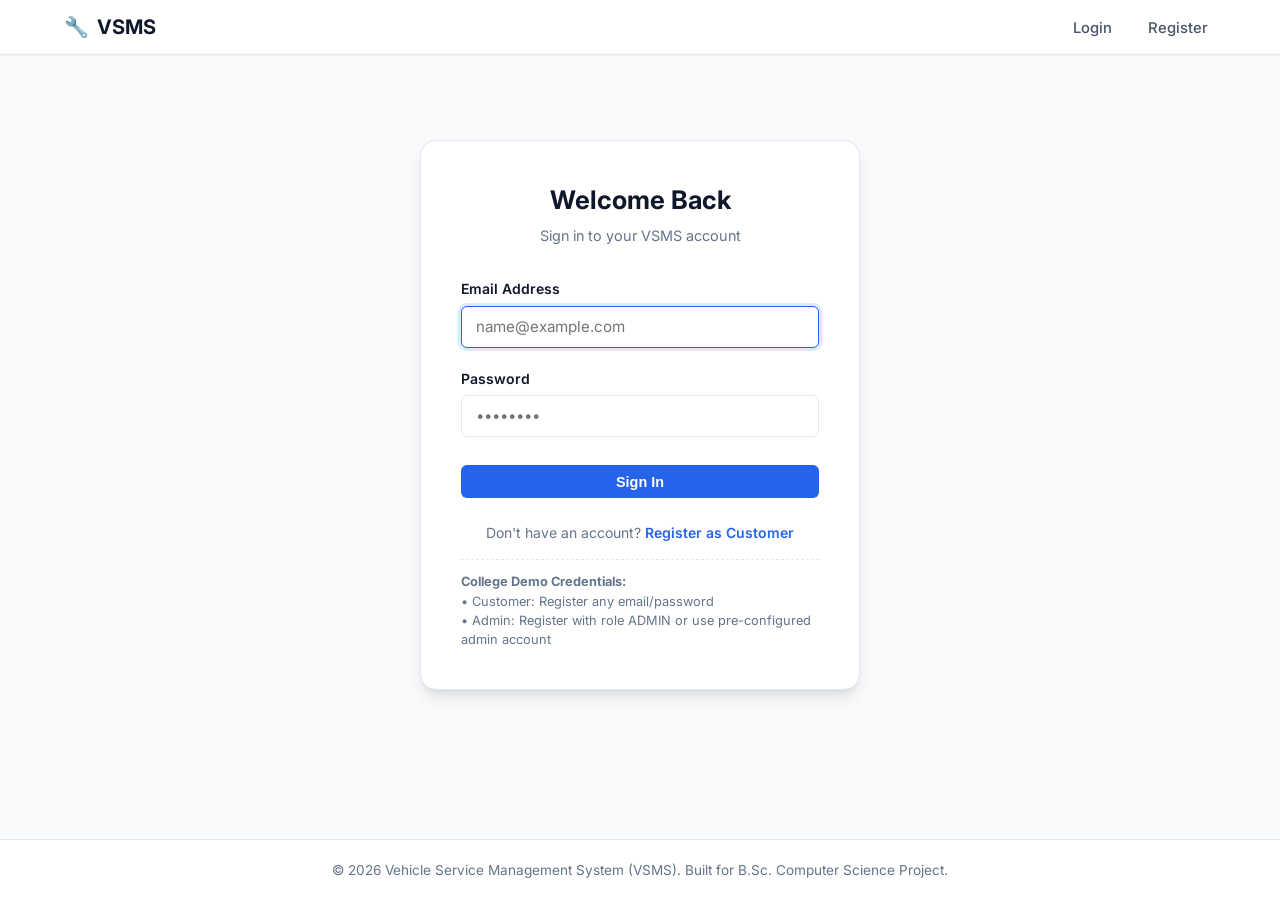
<file: frontend/vehicles.html>
<!DOCTYPE html>
<html lang="en">
<head>
    <meta charset="UTF-8">
    <meta name="viewport" content="width=device-width, initial-scale=1.0">
    <title>Vehicles - VSMS</title>
    <meta name="description" content="View, search, and manage registered vehicles in the service system.">
    <link rel="stylesheet" href="css/style.css">
</head>
<body>
    <header class="navbar" id="navbar"></header>

    <main class="container">
        <div class="page-header">
            <div>
                <h1 class="page-title">Registered Vehicles 🚗</h1>
                <p class="page-subtitle">Track vehicle records, specifications, and service history.</p>
            </div>
            <a href="add-vehicle.html" class="btn btn-primary">+ Add New Vehicle</a>
        </div>

        <div id="alertArea"></div>

        <div class="toolbar">
            <div class="search-box">
                <input type="text" id="vehicleSearchInput" class="form-control" placeholder="🔍 Search by vehicle number (e.g. MH12AB1234)...">
            </div>
        </div>

        <div class="card" style="padding: 0; overflow: hidden;">
            <div class="table-responsive">
                <table class="table" id="vehiclesTable">
                    <thead>
                        <tr>
                            <th>Vehicle Number</th>
                            <th>Type</th>
                            <th>Brand & Model</th>
                            <th>Year</th>
                            <th>Fuel Type</th>
                            <!-- Customer column injected if admin -->
                            <th>Actions</th>
                        </tr>
                    </thead>
                    <tbody>
                        <tr><td colspan="7" style="text-align:center;padding:2rem;">Loading vehicles...</td></tr>
                    </tbody>
                </table>
            </div>
        </div>
    </main>

    <footer class="footer">
        <p>&copy; 2026 Vehicle Service Management System (VSMS). Built for B.Sc. Computer Science Project.</p>
    </footer>

    <script src="js/api.js"></script>
    <script src="js/vehicles.js"></script>
</body>
</html>
</file>
<file: frontend/css/style.css>
/* ==========================================================================
   Vehicle Service Management System (VSMS) - Core Design System
   Modern, responsive, clean CSS suitable for 2nd-year B.Sc. project
   ========================================================================== */

@import url('https://fonts.googleapis.com/css2?family=Inter:wght@300;400;500;600;700&display=swap');

:root {
    --primary: #2563eb;
    --primary-hover: #1d4ed8;
    --primary-light: #eff6ff;
    --secondary: #475569;
    --dark: #0f172a;
    --light: #f8fafc;
    --card-bg: #ffffff;
    --border: #e2e8f0;
    --text-main: #1e293b;
    --text-muted: #64748b;
    --success: #10b981;
    --success-light: #ecfdf5;
    --warning: #f59e0b;
    --warning-light: #fffbeb;
    --danger: #ef4444;
    --danger-light: #fef2f2;
    --info: #06b6d4;
    --shadow-sm: 0 1px 2px 0 rgb(0 0 0 / 0.05);
    --shadow: 0 4px 6px -1px rgb(0 0 0 / 0.1), 0 2px 4px -2px rgb(0 0 0 / 0.1);
    --shadow-lg: 0 10px 15px -3px rgb(0 0 0 / 0.1), 0 4px 6px -4px rgb(0 0 0 / 0.1);
    --radius-sm: 6px;
    --radius: 10px;
    --radius-lg: 16px;
}

* {
    box-sizing: border-box;
    margin: 0;
    padding: 0;
}

body {
    font-family: 'Inter', -apple-system, BlinkMacSystemFont, 'Segoe UI', Roboto, sans-serif;
    background-color: var(--light);
    color: var(--text-main);
    line-height: 1.5;
    min-height: 100vh;
    display: flex;
    flex-direction: column;
}

/* ==========================================================================
   Navigation Bar
   ========================================================================== */
.navbar {
    background: #ffffff;
    border-bottom: 1px solid var(--border);
    position: sticky;
    top: 0;
    z-index: 100;
    box-shadow: var(--shadow-sm);
}

.nav-container {
    max-width: 1200px;
    margin: 0 auto;
    padding: 0.75rem 1.5rem;
    display: flex;
    align-items: center;
    justify-content: space-between;
}

.nav-brand {
    display: flex;
    align-items: center;
    gap: 0.5rem;
    font-weight: 700;
    font-size: 1.25rem;
    color: var(--primary);
    text-decoration: none;
}

.nav-brand span {
    color: var(--dark);
}

.nav-links {
    display: flex;
    align-items: center;
    gap: 1.25rem;
    list-style: none;
}

.nav-links a {
    text-decoration: none;
    color: var(--secondary);
    font-size: 0.925rem;
    font-weight: 500;
    transition: color 0.2s ease;
    padding: 0.35rem 0.5rem;
    border-radius: var(--radius-sm);
}

.nav-links a:hover, .nav-links a.active {
    color: var(--primary);
    background: var(--primary-light);
}

.nav-user {
    display: flex;
    align-items: center;
    gap: 0.75rem;
}

.user-badge {
    display: inline-flex;
    align-items: center;
    gap: 0.4rem;
    font-size: 0.825rem;
    padding: 0.25rem 0.65rem;
    background: var(--primary-light);
    color: var(--primary);
    border-radius: 9999px;
    font-weight: 600;
}

.btn-logout {
    background: transparent;
    border: 1px solid var(--border);
    color: var(--secondary);
    padding: 0.35rem 0.75rem;
    border-radius: var(--radius-sm);
    font-size: 0.85rem;
    font-weight: 500;
    cursor: pointer;
    transition: all 0.2s ease;
}

.btn-logout:hover {
    background: var(--danger-light);
    color: var(--danger);
    border-color: var(--danger);
}

/* ==========================================================================
   Main Layout & Containers
   ========================================================================== */
.container {
    max-width: 1200px;
    margin: 2rem auto;
    padding: 0 1.5rem;
    flex: 1;
    width: 100%;
}

.page-header {
    display: flex;
    justify-content: space-between;
    align-items: center;
    margin-bottom: 1.75rem;
    flex-wrap: wrap;
    gap: 1rem;
}

.page-title {
    font-size: 1.75rem;
    font-weight: 700;
    color: var(--dark);
}

.page-subtitle {
    font-size: 0.95rem;
    color: var(--text-muted);
    margin-top: 0.25rem;
}

/* ==========================================================================
   Cards & Stats Grid
   ========================================================================== */
.card {
    background: var(--card-bg);
    border-radius: var(--radius);
    border: 1px solid var(--border);
    padding: 1.5rem;
    box-shadow: var(--shadow-sm);
    transition: box-shadow 0.2s ease;
}

.card:hover {
    box-shadow: var(--shadow);
}

.stats-grid {
    display: grid;
    grid-template-columns: repeat(auto-fit, minmax(220px, 1fr));
    gap: 1.25rem;
    margin-bottom: 2rem;
}

.stat-card {
    background: var(--card-bg);
    border: 1px solid var(--border);
    border-radius: var(--radius);
    padding: 1.25rem;
    display: flex;
    align-items: center;
    gap: 1rem;
    box-shadow: var(--shadow-sm);
}

.stat-icon {
    width: 48px;
    height: 48px;
    border-radius: var(--radius);
    display: flex;
    align-items: center;
    justify-content: center;
    font-size: 1.5rem;
}

.stat-icon.blue { background: var(--primary-light); color: var(--primary); }
.stat-icon.green { background: var(--success-light); color: var(--success); }
.stat-icon.orange { background: var(--warning-light); color: var(--warning); }
.stat-icon.red { background: var(--danger-light); color: var(--danger); }
.stat-icon.cyan { background: #ecfeff; color: var(--info); }

.stat-info h3 {
    font-size: 0.85rem;
    text-transform: uppercase;
    letter-spacing: 0.05em;
    color: var(--text-muted);
    font-weight: 600;
}

.stat-info .stat-value {
    font-size: 1.85rem;
    font-weight: 700;
    color: var(--dark);
    margin-top: 0.2rem;
}

/* ==========================================================================
   Buttons
   ========================================================================== */
.btn {
    display: inline-flex;
    align-items: center;
    justify-content: center;
    gap: 0.5rem;
    font-weight: 600;
    font-size: 0.9rem;
    padding: 0.55rem 1.2rem;
    border-radius: var(--radius-sm);
    border: none;
    cursor: pointer;
    transition: all 0.2s ease;
    text-decoration: none;
}

.btn-primary {
    background-color: var(--primary);
    color: white;
}
.btn-primary:hover {
    background-color: var(--primary-hover);
}

.btn-secondary {
    background-color: white;
    color: var(--secondary);
    border: 1px solid var(--border);
}
.btn-secondary:hover {
    background-color: #f1f5f9;
}

.btn-success {
    background-color: var(--success);
    color: white;
}
.btn-success:hover {
    background-color: #059669;
}

.btn-danger {
    background-color: var(--danger);
    color: white;
}
.btn-danger:hover {
    background-color: #dc2626;
}

.btn-sm {
    padding: 0.3rem 0.65rem;
    font-size: 0.8rem;
    border-radius: 4px;
}

.btn-group {
    display: flex;
    gap: 0.5rem;
}

/* ==========================================================================
   Forms & Inputs
   ========================================================================== */
.form-group {
    margin-bottom: 1.25rem;
}

.form-label {
    display: block;
    font-size: 0.875rem;
    font-weight: 600;
    margin-bottom: 0.4rem;
    color: var(--dark);
}

.form-control {
    width: 100%;
    padding: 0.65rem 0.85rem;
    border: 1px solid var(--border);
    border-radius: var(--radius-sm);
    font-size: 0.95rem;
    font-family: inherit;
    color: var(--text-main);
    background-color: white;
    transition: border-color 0.2s, box-shadow 0.2s;
}

.form-control:focus {
    outline: none;
    border-color: var(--primary);
    box-shadow: 0 0 0 3px rgba(37, 99, 235, 0.15);
}

.form-row {
    display: grid;
    grid-template-columns: repeat(auto-fit, minmax(200px, 1fr));
    gap: 1rem;
}

/* ==========================================================================
   Tables
   ========================================================================== */
.table-responsive {
    overflow-x: auto;
    border: 1px solid var(--border);
    border-radius: var(--radius);
    background: white;
    box-shadow: var(--shadow-sm);
}

.table {
    width: 100%;
    border-collapse: collapse;
    text-align: left;
    font-size: 0.9rem;
}

.table th {
    background: #f8fafc;
    color: var(--secondary);
    font-weight: 600;
    padding: 0.85rem 1rem;
    border-bottom: 1px solid var(--border);
    text-transform: uppercase;
    font-size: 0.75rem;
    letter-spacing: 0.05em;
}

.table td {
    padding: 0.9rem 1rem;
    border-bottom: 1px solid var(--border);
    color: var(--text-main);
}

.table tr:last-child td {
    border-bottom: none;
}

.table tr:hover {
    background: #f8fafc;
}

/* ==========================================================================
   Badges
   ========================================================================== */
.badge {
    display: inline-block;
    padding: 0.25rem 0.6rem;
    font-size: 0.75rem;
    font-weight: 600;
    border-radius: 9999px;
    text-transform: capitalize;
}

.badge-requested { background: #fef3c7; color: #b45309; }
.badge-confirmed { background: #e0f2fe; color: #0369a1; }
.badge-inservice, .badge-in-service { background: #fef9c3; color: #a16207; }
.badge-completed { background: #dcfce7; color: #15803d; }
.badge-cancelled { background: #fee2e2; color: #b91c1c; }

.badge-paid { background: #dcfce7; color: #15803d; }
.badge-pending { background: #fef3c7; color: #b45309; }

.badge-available { background: #dcfce7; color: #15803d; }
.badge-busy { background: #fee2e2; color: #b91c1c; }

/* ==========================================================================
   Auth Box (Login & Register Pages)
   ========================================================================== */
.auth-wrapper {
    min-height: 80vh;
    display: flex;
    align-items: center;
    justify-content: center;
    padding: 2rem 1rem;
}

.auth-card {
    background: white;
    border-radius: var(--radius-lg);
    border: 1px solid var(--border);
    padding: 2.5rem;
    width: 100%;
    max-width: 440px;
    box-shadow: var(--shadow-lg);
}

.auth-header {
    text-align: center;
    margin-bottom: 2rem;
}

.auth-header h1 {
    font-size: 1.6rem;
    font-weight: 700;
    color: var(--dark);
}

.auth-header p {
    color: var(--text-muted);
    font-size: 0.9rem;
    margin-top: 0.35rem;
}

.auth-footer {
    text-align: center;
    margin-top: 1.5rem;
    font-size: 0.875rem;
    color: var(--text-muted);
}

.auth-footer a {
    color: var(--primary);
    text-decoration: none;
    font-weight: 600;
}

.auth-footer a:hover {
    text-decoration: underline;
}

/* ==========================================================================
   Alerts & Notifications
   ========================================================================== */
.alert {
    padding: 0.85rem 1.15rem;
    border-radius: var(--radius-sm);
    margin-bottom: 1.25rem;
    font-size: 0.9rem;
    display: flex;
    align-items: center;
    justify-content: space-between;
}

.alert-success {
    background-color: var(--success-light);
    color: #065f46;
    border: 1px solid #a7f3d0;
}

.alert-danger {
    background-color: var(--danger-light);
    color: #991b1b;
    border: 1px solid #fecaca;
}

.alert-info {
    background-color: var(--primary-light);
    color: #1e40af;
    border: 1px solid #bfdbfe;
}

/* ==========================================================================
   Filter & Search Toolbar
   ========================================================================== */
.toolbar {
    display: flex;
    justify-content: space-between;
    align-items: center;
    gap: 1rem;
    margin-bottom: 1.25rem;
    flex-wrap: wrap;
}

.search-box {
    display: flex;
    align-items: center;
    gap: 0.5rem;
    flex: 1;
    max-width: 380px;
}

/* ==========================================================================
   Modals
   ========================================================================== */
.modal-overlay {
    position: fixed;
    top: 0;
    left: 0;
    right: 0;
    bottom: 0;
    background: rgba(15, 23, 42, 0.5);
    display: flex;
    align-items: center;
    justify-content: center;
    z-index: 1000;
    opacity: 0;
    visibility: hidden;
    transition: all 0.2s ease;
    padding: 1rem;
}

.modal-overlay.active {
    opacity: 1;
    visibility: visible;
}

.modal-box {
    background: white;
    border-radius: var(--radius);
    max-width: 500px;
    width: 100%;
    padding: 1.75rem;
    box-shadow: var(--shadow-lg);
    position: relative;
    max-height: 90vh;
    overflow-y: auto;
}

.modal-header {
    display: flex;
    justify-content: space-between;
    align-items: center;
    margin-bottom: 1.25rem;
}

.modal-header h2 {
    font-size: 1.25rem;
    font-weight: 700;
}

.modal-close {
    background: none;
    border: none;
    font-size: 1.5rem;
    color: var(--secondary);
    cursor: pointer;
}

/* ==========================================================================
   Footer
   ========================================================================== */
.footer {
    background: white;
    border-top: 1px solid var(--border);
    padding: 1.25rem 0;
    text-align: center;
    font-size: 0.85rem;
    color: var(--text-muted);
    margin-top: auto;
}

/* ==========================================================================
   Responsive Queries
   ========================================================================== */
@media (max-width: 768px) {
    .nav-container {
        flex-direction: column;
        gap: 0.75rem;
    }
    .nav-links {
        flex-wrap: wrap;
        justify-content: center;
        gap: 0.5rem;
    }
    .page-header {
        flex-direction: column;
        align-items: flex-start;
    }
    .search-box {
        max-width: 100%;
    }
}
</file>
